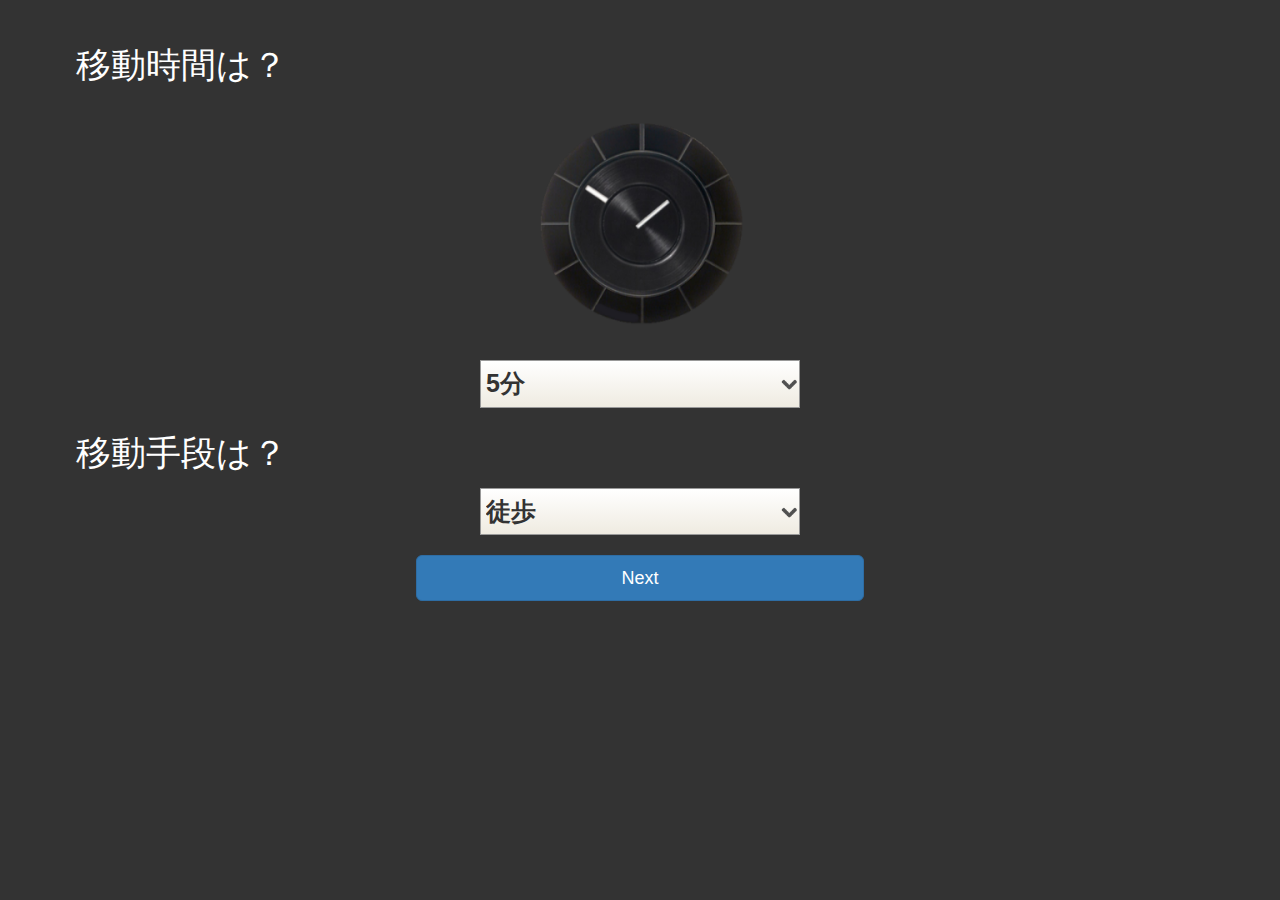
<file: target/tektek-1.0-SNAPSHOT/search.html>
<!DOCTYPE html>
<html lang="ja">
    <head>
        <meta charset="utf-8">
        <meta http-equiv="X-UA-Compatible" content="IE=edge">
        <meta name="viewport" content="width=device-width, initial-scale=1 maximum-scale=2">

        <title>時計</title>

        <!-- Bootstrap -->
        <link href="css/bootstrap.min.css" rel="stylesheet">
        <link href="css/tokei.css" rel="stylesheet">

        <!-- HTML5 Shim and Respond.js IE8 support of HTML5 elements and media queries -->
        <!-- WARNING: Respond.js doesn't work if you view the page via file:// -->
        <!--[if lt IE 9]>
          <script src="https://oss.maxcdn.com/libs/html5shiv/3.7.0/html5shiv.js"></script>
          <script src="https://oss.maxcdn.com/libs/respond.js/1.4.2/respond.min.js"></script>
        <![endif]-->
    </head>
    <body>
        <p class="idou">移動時間は？</p>
        <img class="watch" src="img/watch.png" class="img-responsive" alt="Responsive image">
        <div class="button_wrapper">
            <select name="time">
                <option value="5">5分</option>
                <option value="10">10分</option>
                <option value="15">15分</option>
                <option value="20">20分</option>
                <option value="25">25分</option>
                <option value="30">30分</option>
                <option value="45">45分</option>
                <option value="60">60分</option>
            </select>
        </div>
        <p class="idous">移動手段は？</p>
        <div class="button_wrapper">
            <select name="syudan">
                <option value="徒歩">徒歩</option>
                <option value="車">車</option>
            </select>
        </div>
        <div class="button_wrapper">
            <a href="./search_result.html"><button type="button" class="btn btn-primary btn-lg">Next</button></a>
        </div>
    <!-- jQuery (necessary for Bootstrap's JavaScript plugins) -->
    <script src="https://ajax.googleapis.com/ajax/libs/jquery/1.11.0/jquery.min.js">        </script>
    <!-- Include all compiled plugins (below), or include individual files as needed -->
    <script src="js/bootstrap.min.js"></script>
    </body>
</html>
</file>
<file: target/tektek-1.0-SNAPSHOT/css/tokei.css>
body {
    background-color: rgba(0,0,0,0.8);
}

.idou {
    font-size: 250%;
    color: #ffffff;
    margin-top: 40px;
    margin-left: 2cm;
}
.idous {
    font-size: 250%;
    color: #ffffff;
    margin-top: 20px;
    margin-left: 2cm;
}

.watch {
    max-width: 250px;
    display: block;
    margin-left: auto;
    margin-right: auto;
}

select{
    -webkit-appearance:none;
    -moz-appearance: none;
	appearance: none;
    width: 25%;
	padding: 5px;
    font-size: 25px;
    border: 1px solid #999;
	background: #eee
    background: url(../img/arrow01.png) right 50% no-repeat, -webkit-linear-gradient(top, #fff 0%,#efebe1 100%);
	background: url(../img/arrow01.png) right 50% no-repeat, linear-gradient(to bottom, #fff 0%,#efebe1 100%);
	background-size: 20px, 100%;
}

.button_wrapper{
    text-align:center;
    margin-top: 10px;
    font-size: 25px;
    font-weight: bold;

}

.syudan{
    font-size: 250%;
    color: #ffffff;
    margin-top: 10px;
    margin-left: 1cm;
}
button{
    width: 35%;
    margin-top: 10px;
}
</file>
